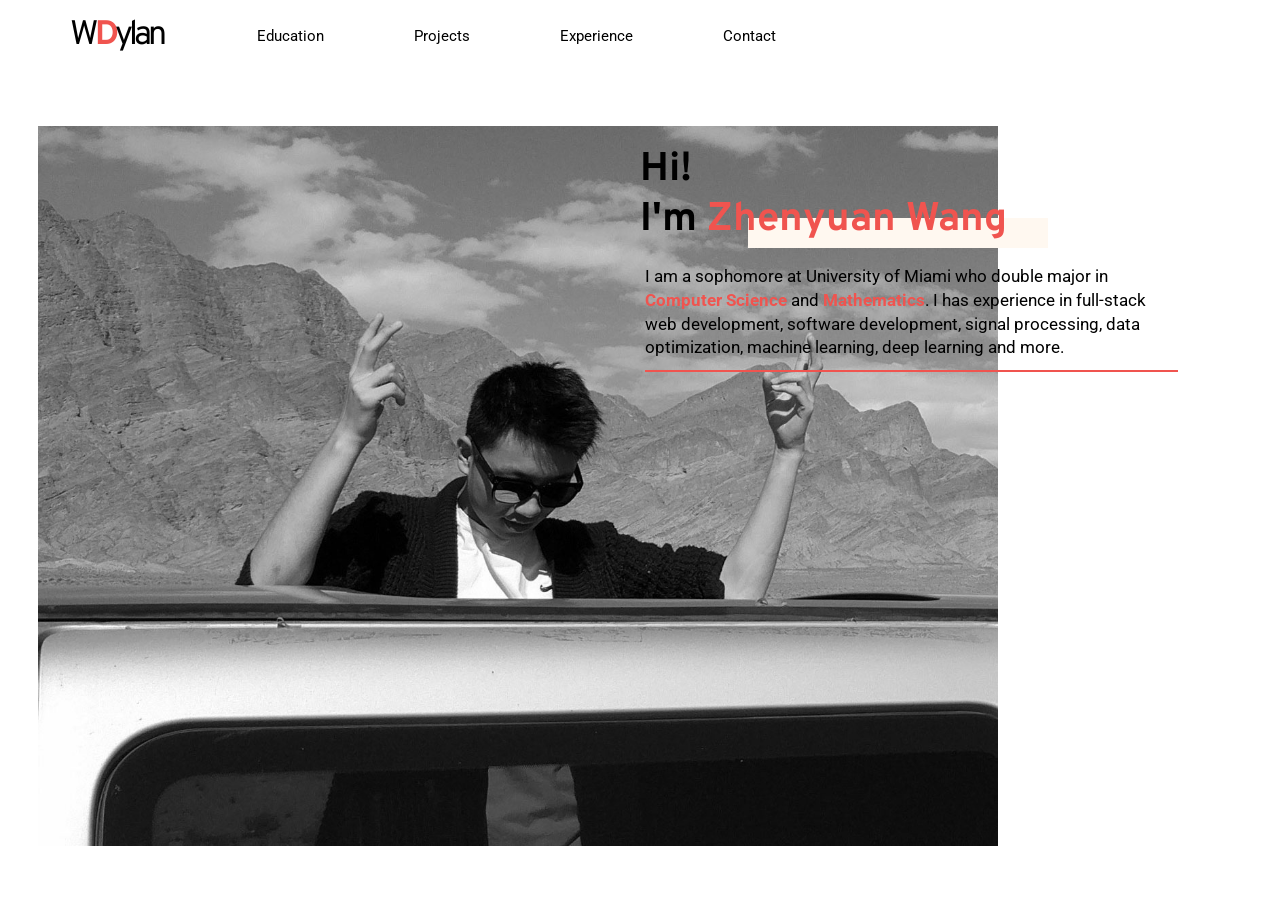
<file: index.html>
<!DOCTYPE html>
<html lang="en">
  <head>
    <meta charset="UTF-8" />
    <title>Zhenyuan Wang</title>
    <link rel="stylesheet" href="css/index.css"/>
    <link rel="shortcut icon" href="img/user.png"/>
  </head>

  <body>

    <header>
      <picture>
<!--         <source media="(min-width: 381px)" srcset='img/high_w3.jpg'/>
        <source media="(max-width: 380px)" srcset='img/high_w3tall.jpg'/> -->
        <img src='img/high_w3.jpg' alt="high-w img"/>
      </picture>

      <article>
        <div></div>
        <h1>
          <span>Hi!</span>
          I'm <strong>Zhenyuan Wang</strong>
        </h1>
        <p>I am a sophomore at University of Miami who double major in <strong>Computer Science</strong> and <strong>Mathematics</strong>. I has experience in full-stack web development, software development, signal processing, data optimization, machine learning, deep learning and more.</p>
      </article>
    </header>

    <nav id="desktop-nav">
      <a href="index.html"><p>W<strong>D</strong>ylan</p></a>
      <div id="nav-links">
        <a href="html/edu.html">Education</a>
        <a href="html/project.html">Projects</a>
        <a href="html/experience.html">Experience</a>
        <a href="html/contact.html">Contact</a>
      </div>
    </nav>

    <div id="Menu">
      <a><svg xmlns="http://www.w3.org/2000/svg" x="0px" y="0px" width="36" height="36" viewBox="0 0 172 172" style=" fill:#000000;"><g fill="none" fill-rule="nonzero" stroke="none" stroke-width="1" stroke-linecap="butt" stroke-linejoin="miter" stroke-miterlimit="10" stroke-dasharray="" stroke-dashoffset="0" font-family="none" font-weight="none" font-size="none" text-anchor="none" style="mix-blend-mode: normal"><path d="M0,172v-172h172v172z" fill="none"></path><g fill="#ffffff"><path d="M14.33333,78.83333h143.33333v14.33333h-143.33333zM14.33333,35.83333h143.33333v14.33333h-143.33333zM14.33333,121.83333h143.33333v14.33333h-143.33333z"></path></g></g></svg></a>
      <!-- <a href="https://icons8.com/icon/88616/menu">Menu icon by Icons8</a> -->
      <nav id="mobile-nav">
        <ul>
          <li><a href="html/edu.html">Education</a></li>
          <li><a href="html/project.html">Projects</a></li>
          <li><a href="html/experience.html">Experience</a></li>
          <li><a href="html/contact.html">Contact</a></li>
        </ul>
      </nav>
    </div>

    <div id="signature">
      Zhenyuan <strong>W</strong>ang
    </div>

    <script src="js/jquery-3.4.1.js"></script>
    <script src="js/main.js"></script>
  </body>
</html>
</file>
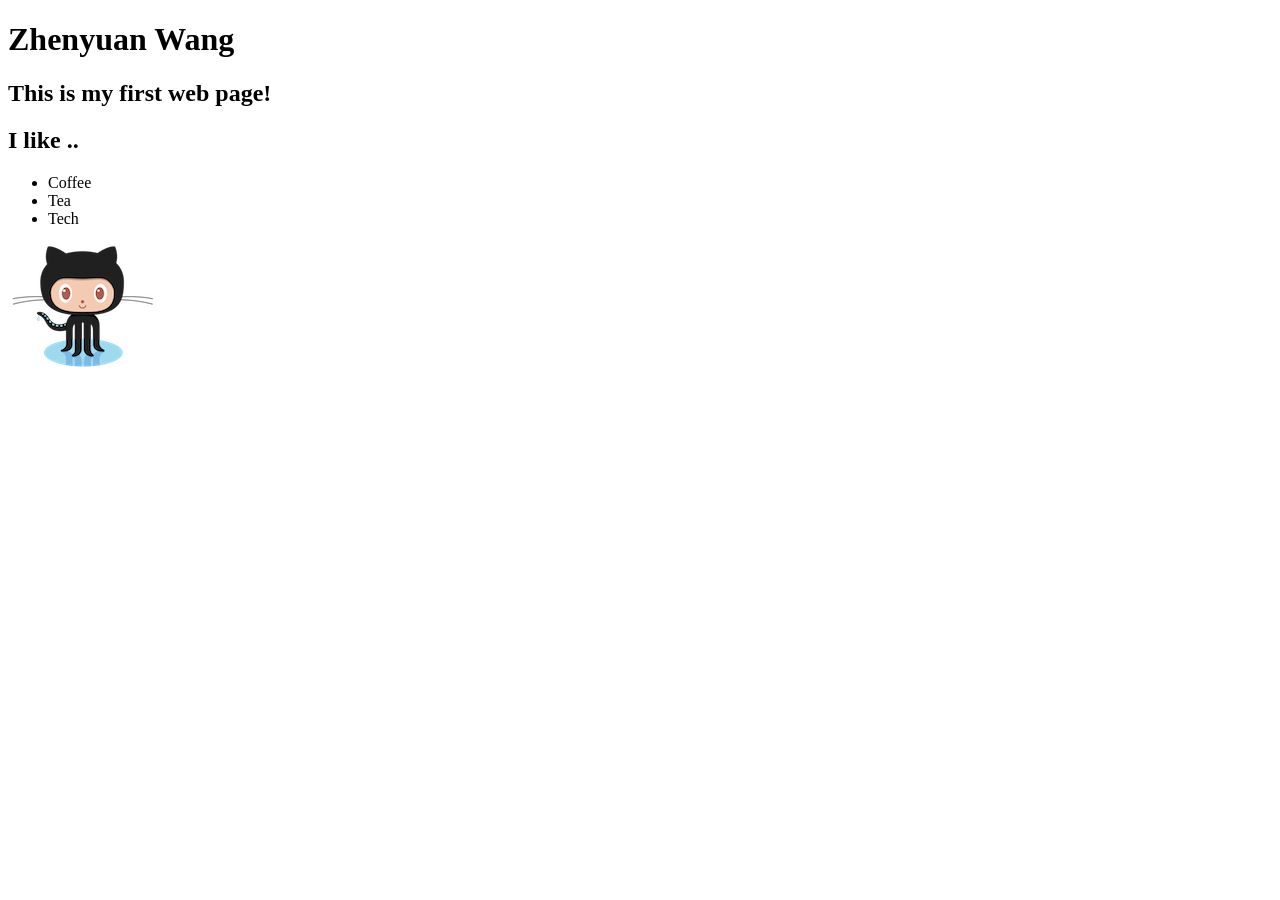
<file: firsthtml.html>
<!DOCTYPE html>
<html>
  <head>
    <meta charset="UTF-8" />
    <title>This is a title</title>
  </head>
  <body>
    <h1>
      Zhenyuan Wang
    </h1>
    <h2>
      This is my first web page!
    </h2>
    <h2> I like .. </h2>
    <ul>
      <li>
        Coffee
      </li>
      <li>
        Tea
      </li>
      <li>
        Tech
      </li>
    </ul>
    <img src="octocat.png" alt="Octocat, 2019">
  </body>
</html>
</file>
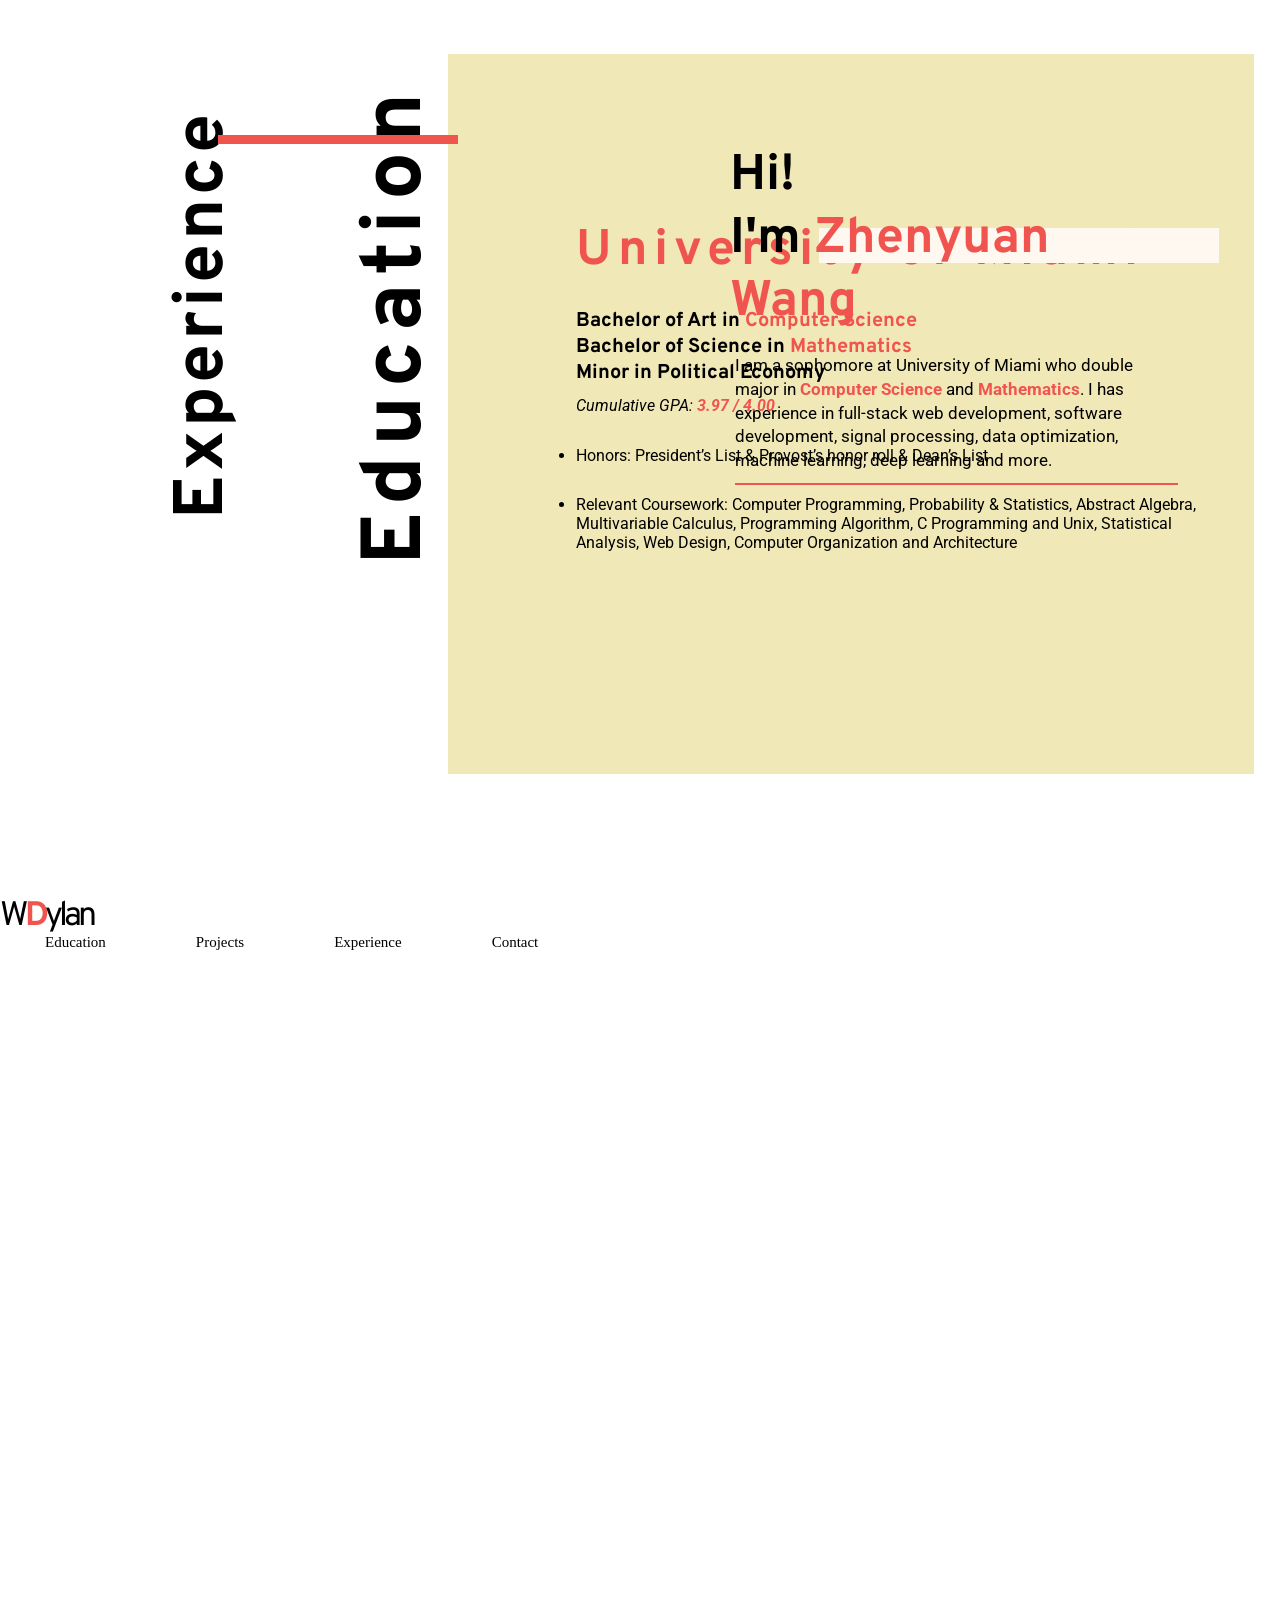
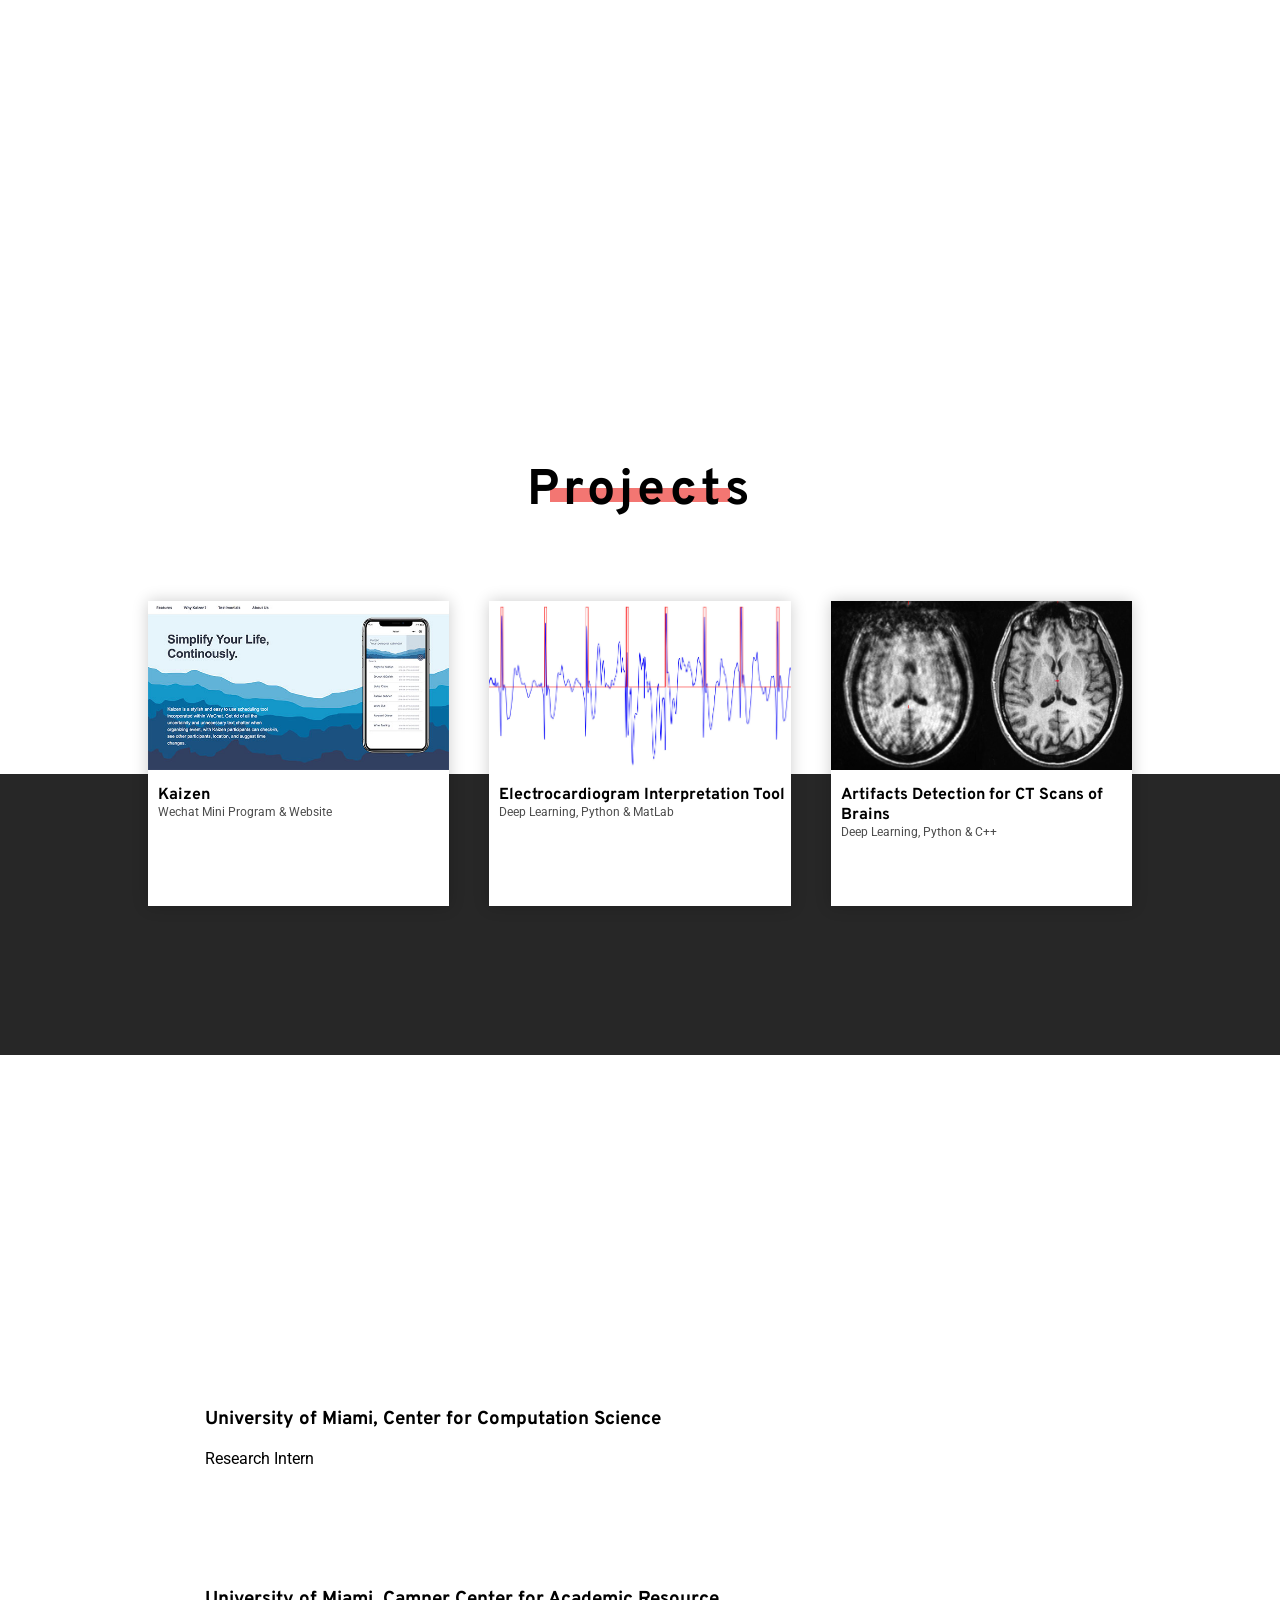
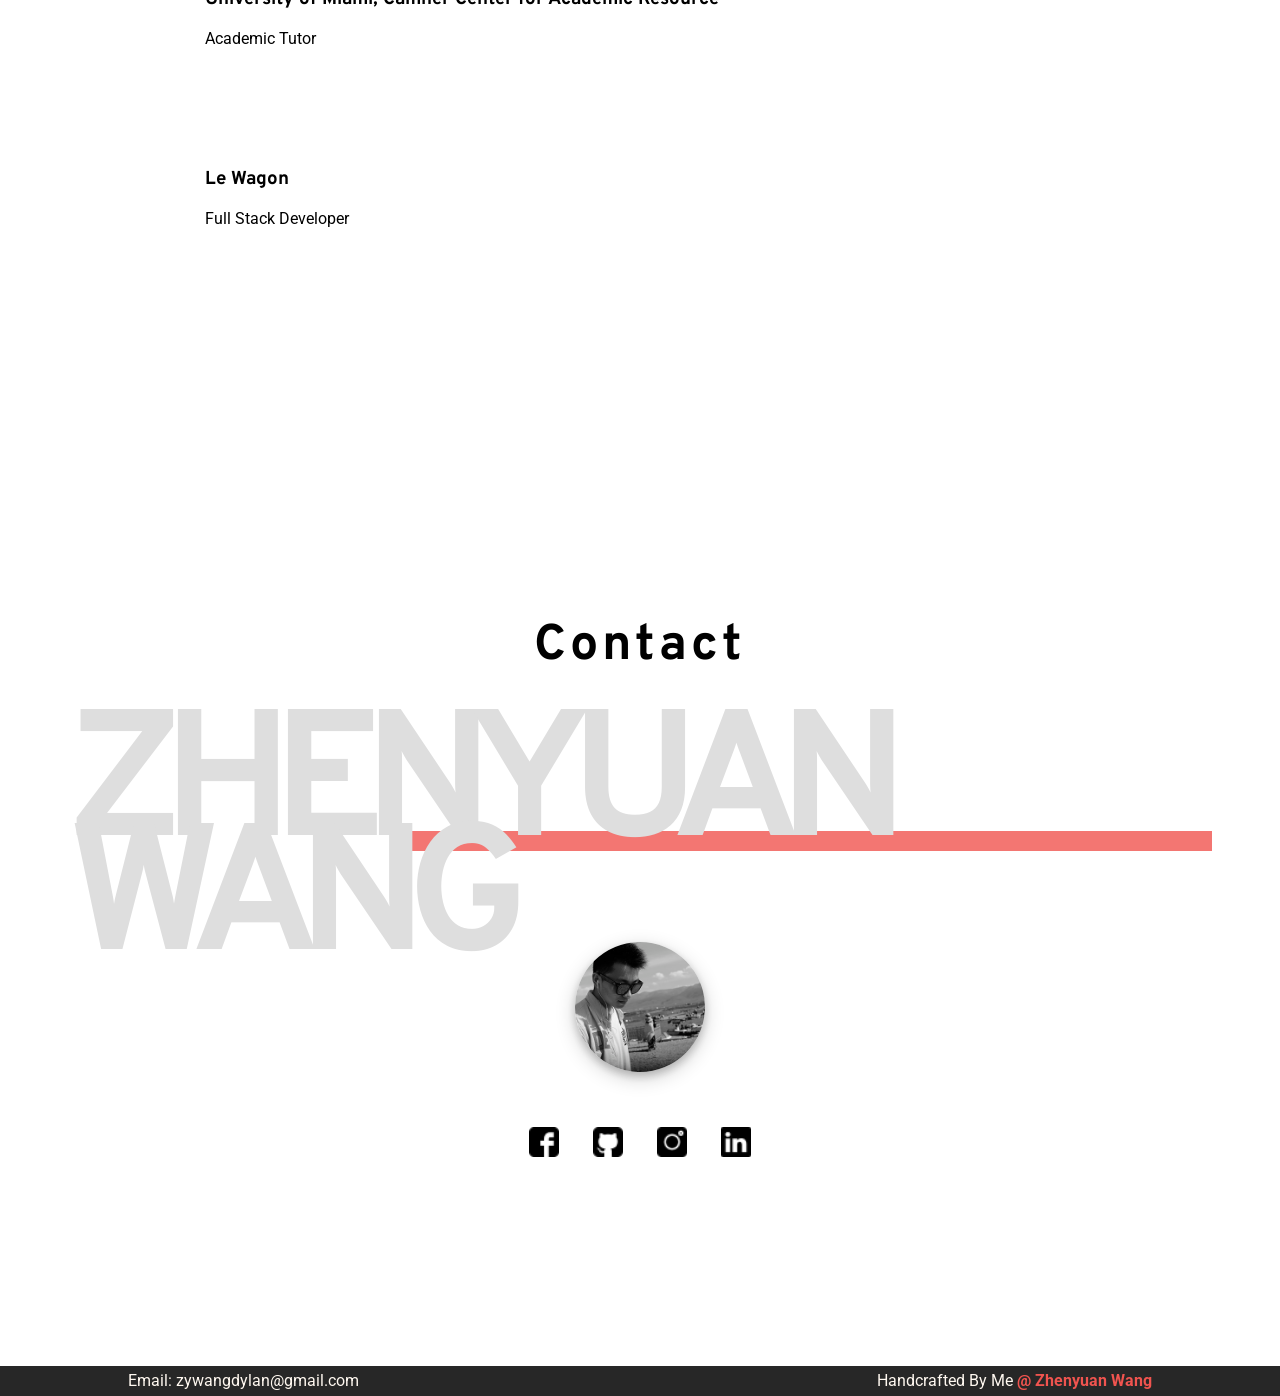
<file: resume.html>
<!DOCTYPE html>
<html lang="en">
  <head>
    <meta charset="UTF-8" />
    <title>Zhenyuan Resume</title>
    <link rel="stylesheet" href="css/style.css">
  </head>

  <body>

    <header>
      <article>
        <div></div>
        <h1>
          <span>Hi!</span>
          I'm <strong>Zhenyuan Wang</strong>
        </h1>
        <p>I am a sophomore at University of Miami who double major in <strong>Computer Science</strong> and <strong>Mathematics</strong>. I has experience in full-stack web development, software development, signal processing, data optimization, machine learning, deep learning and more.</p>
      </article>
    </header>

    <nav>
<!--       <div></div> -->
      <p>W<strong>D</strong>ylan</p>
      <container id="nav-links">
        <a href="#edu">Education</a>
        <a href="#project">Projects</a>
        <a href="#experience">Experience</a>
        <a href="#contact">Contact</a>
      </container>
    </nav>


    <main>
      <section id="edu">
        <!-- <img src="img/miami-skyline-adj.jpg" alt="miamiskyline" id="miami-img"> -->
        <article id="edu-title-section">
          <div id="edu-title-background"></div>
          <div id="edu-title-box-background"></div>
          <div class="h2_container">
            <h2>Education</h2>
          </div>
        </article>
        <!-- <img src="img/Zhenyuan-Dylan-Wang.jpg" alt="selfie" id="selfie"> -->
        <article id='edu-right-section'>
          <div id="edu-content-title-background"></div>
          <div id="edu-content-background"></div>
          <article id='edu-content'>
            <h3>University of Miami</h3>
            <h4>Bachelor of Art in <strong>Computer Science</strong></h4>
            <h4>Bachelor of Science in <strong>Mathematics</strong></h4>
            <h4>Minor in Political Economy</h4>
            <p>Cumulative GPA: <strong>3.97 / 4.00</strong></p>
            <ul>
              <li>Honors: President’s List & Provost’s honor roll & Dean’s List</li>
              <li>Relevant Coursework: Computer Programming, Probability & Statistics, Abstract Algebra, Multivariable Calculus, Programming Algorithm, C Programming and Unix, Statistical Analysis, Web Design, Computer Organization and Architecture</li>
            </ul>
          </article>
        </article>
        <!-- maybe a link to my resume file <a href=""></a>-->
      </section>

      <section id="project">
        <div class="h2_container">
          <h2>Projects</h2>
          <div id="project_h2_background"></div>
        </div>
        <div id=project_background></div>
        <!-- put all the projects info and link here -->
        <!-- each project info should be constructed as a card -->
        <article id="project_kaizen">
          <article class="project-cards">
            <img src="img/kaizen.jpg" alt="kaizen-img">
<!--           <p>Kaizen is Wechat Mini Program Project, which is trying to build a scheduling digital product within Wachat, one of the most largest multi-purpose social media in China.</p> -->
            <h3>Kaizen</h3>
            <p>Wechat Mini Program & Website</p>
          </article>
        </article>

        <article id="project_ecg">
          <article class="project-cards">
            <img src="img/R-peak-detect-2.jpg" alt="ecg-img">
            <h3>Electrocardiogram Interpretation Tool</h3>
            <p>Deep Learning, Python & MatLab</p>
          </article>
        </article>

        <article id="project_artifacts">
          <article class="project-cards">
            <img src="img/motion-artifact.jpg" alt="artifaces-img">
            <h3>Artifacts Detection for CT Scans of Brains</h3>
            <p>Deep Learning, Python & C++</p>
          </article>
        </article>
      </section>

      <section id="experience">
        <div class="h2_container">
          <h2>Experience</h2>
          <div id="exp_h2_background"></div>
        </div>
        <article id="um_research">
          <article class="experience_cards">
            <h3>University of Miami, Center for Computation Science</h3>
            <p>Research Intern</p>
            <a href="">More Info</a>
          </article>
        </article>
        <article id="um_tutor">
          <article class="experience_cards">
            <h3>University of Miami, Camner Center for Academic Resource</h3>
            <p>Academic Tutor </p>
            <a href="">More Info</a>
          </article>
        </article>
        <article id="le_fullstack">
          <article class="experience_cards">
            <h3>Le Wagon</h3>
            <p>Full Stack Developer </p>
            <a href="">More Info</a>
          </article>
        </article>
      </section>

      <section id="contact">
        <div class="h2_container">
          <h2>Contact</h2>
        </div>
        <article id="contact_card">
          <div id="contact_background"></div>
          <img src="img/Zhenyuan-Dylan-Wang.jpg" alt="selfie" id="selfie">
          <h1>ZHENYUAN <span>WANG<span></h1>
          <div id="icons">
            <a href="https://www.facebook.com/profile.php?id=100009595642215"><img src="img/facebook-logo.png" alt="facebook_link"></a>
<!--      Icons made by <a href="https://www.flaticon.com/authors/simpleicon" title="SimpleIcon">SimpleIcon</a> from <a href="https://www.flaticon.com/"             title="Flaticon">www.flaticon.com</a> -->
            <a href="https://github.com/zywangdylan"><img src="img/github-sign.png" alt="githublink"></a>
<!--       Icons made by <a href="https://www.flaticon.com/authors/dave-gandy" title="Dave Gandy">Dave Gandy</a> from <a href="https://www.flaticon.com/"             title="Flaticon">www.flaticon.com</a> -->
            <a href="https://www.instagram.com/zywangdylan/"><img src="img/instagram.png" alt="ins_link"></a>
<!--       Icons made by <a href="https://www.flaticon.com/authors/freepik" title="Freepik">Freepik</a> from <a href="https://www.flaticon.com/"             title="Flaticon">www.flaticon.com</a> -->
            <a href="https://www.linkedin.com/in/zhenyuan-wang-5782a2157/"><img src="img/linkedin-logo.png" alt="linkedin_link"></a>
<!--      Icons made by <a href="https://www.flaticon.com/authors/simpleicon" title="SimpleIcon">SimpleIcon</a> from <a href="https://www.flaticon.com/"             title="Flaticon">www.flaticon.com</a> -->
          </div>
        </article>
      </section>
    </main>

    <footer>
      <p id="email">Email:  zywangdylan@gmail.com</p>
      <p id="Handcrafted">Handcrafted By Me <strong>@ Zhenyuan Wang</strong></p>
    </footer>
  </body>
</html>
</file>
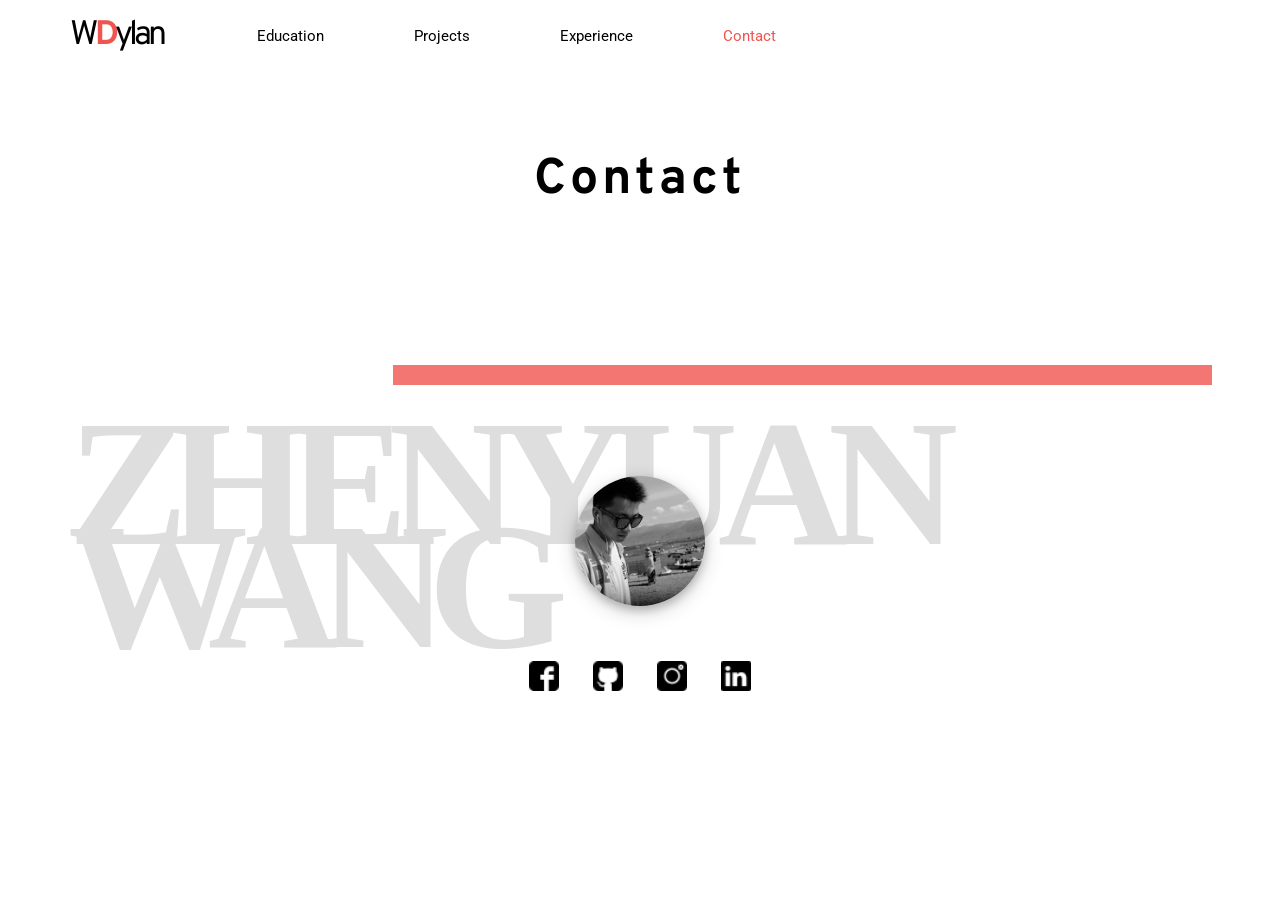
<file: html/contact.html>
<!DOCTYPE html>
<html lang="en">
  <head>
    <meta charset="UTF-8" />
    <title>Zhenyuan Resume Education</title>
    <link rel="stylesheet" href="../css/contact.css"/>
    <link rel="shortcut icon" href="../img/user.png"/>
  </head>
  <body>
    <main>
      <section id="contact">
        <div class="h2_container">
          <h2>Contact</h2>
        </div>
        <article id="contact_card">
          <div id="contact_background"></div>
          <img src="../img/Zhenyuan-Dylan-Wang.jpg" alt="selfie" id="selfie">
          <h1>ZHENYUAN <span>WANG</span></h1>
          <div id="icons">
            <a href="https://www.facebook.com/profile.php?id=100009595642215"><img src="../img/facebook-logo.png" alt="facebook_link"></a>
<!--      Icons made by <a href="https://www.flaticon.com/authors/simpleicon" title="SimpleIcon">SimpleIcon</a> from <a href="https://www.flaticon.com/"             title="Flaticon">www.flaticon.com</a> -->
            <a href="https://github.com/zywangdylan"><img src="../img/github-sign.png" alt="githublink"></a>
<!--       Icons made by <a href="https://www.flaticon.com/authors/dave-gandy" title="Dave Gandy">Dave Gandy</a> from <a href="https://www.flaticon.com/"             title="Flaticon">www.flaticon.com</a> -->
            <a href="https://www.instagram.com/zywangdylan/"><img src="../img/instagram.png" alt="ins_link"></a>
<!--       Icons made by <a href="https://www.flaticon.com/authors/freepik" title="Freepik">Freepik</a> from <a href="https://www.flaticon.com/"             title="Flaticon">www.flaticon.com</a> -->
            <a href="https://www.linkedin.com/in/zhenyuan-wang-5782a2157/"><img src="../img/linkedin-logo.png" alt="linkedin_link"></a>
<!--      Icons made by <a href="https://www.flaticon.com/authors/simpleicon" title="SimpleIcon">SimpleIcon</a> from <a href="https://www.flaticon.com/"             title="Flaticon">www.flaticon.com</a> -->
          </div>
        </article>
      </section>
    </main>

    <nav id="desktop-nav">
      <a href="../index.html"><p>W<strong>D</strong>ylan</p></a>
      <div id="nav-links">
        <a href="edu.html">Education</a>
        <a href="project.html">Projects</a>
        <a href="experience.html">Experience</a>
        <a href="">Contact</a>
      </div>
    </nav>

    <div id="Menu">
      <a><svg xmlns="http://www.w3.org/2000/svg" x="0px" y="0px" width="36" height="36" viewBox="0 0 172 172" style="fill:#000000;"><g fill="none" fill-rule="nonzero" stroke="none" stroke-width="1" stroke-linecap="butt" stroke-linejoin="miter" stroke-miterlimit="10" stroke-dasharray="" stroke-dashoffset="0" font-family="none" font-weight="none" font-size="none" text-anchor="none" style="mix-blend-mode: normal"><path d="M0,172v-172h172v172z" fill="none"></path><g fill="#ffffff"><path d="M14.33333,78.83333h143.33333v14.33333h-143.33333zM14.33333,35.83333h143.33333v14.33333h-143.33333zM14.33333,121.83333h143.33333v14.33333h-143.33333z"></path></g></g></svg></a>
      <!-- <a href="https://icons8.com/icon/88616/menu">Menu icon by Icons8</a> -->
      <nav id="mobile-nav">
        <ul>
          <li><a href="../index.html">Home</a></li>
          <li><a href="edu.html">Education</a></li>
          <li><a href="project.html">Projects</a></li>
          <li><a href="experience.html">Experience</a></li>
          <li><a href="">Contact</a></li>
        </ul>
      </nav>
    </div>

    <script src="../js/jquery-3.4.1.js"></script>
    <script src="../js/main.js"></script>

  </body>
</html>
</file>
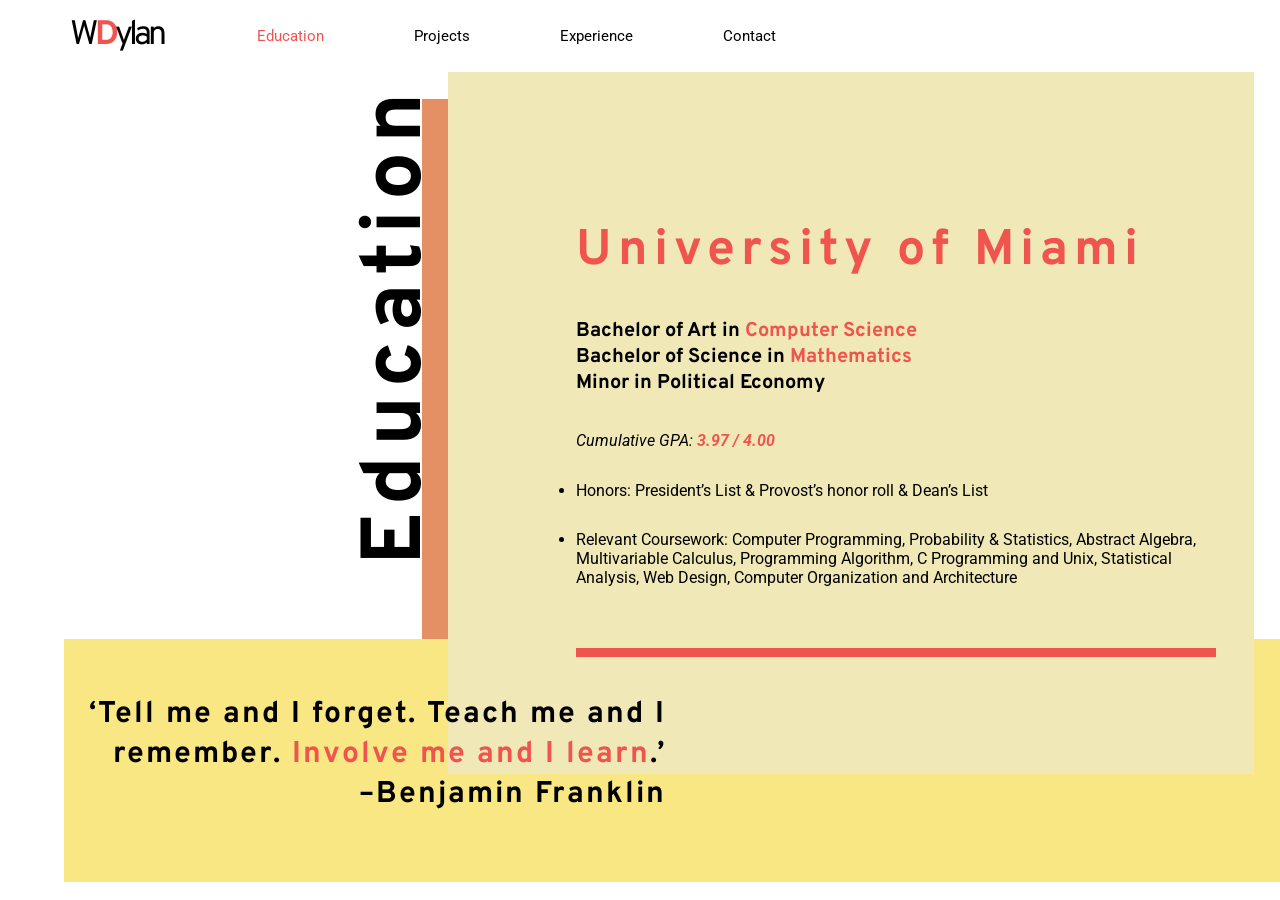
<file: html/edu.html>
<!DOCTYPE html>
<html lang="en">
  <head>
    <meta charset="UTF-8" />
    <title>Zhenyuan Resume Education</title>
    <link rel="stylesheet" href="../css/education.css"/>
    <link rel="shortcut icon" href="../img/user.png"/>
  </head>
  <body>
    <div id="edu-content-footer-background"></div>
    <div id="edu-content-background"></div>
    <div id="edu-content-background2"></div>
    <div id="edu-content-bottom-background"></div>
    <main id="edu">
      <!-- <img src="../img/miami-skyline-adj.jpg" alt="miamiskyline" id="miami-img"> -->
      <!-- <img src="../img/miamibeach2.jpg" alt="miamibeach" id=miami-img> -->
      <article id="edu-title-section">
        <div id="edu-title-box-background"></div>
        <h2>Education</h2>
      </article>
      <!-- <img src="img/Zhenyuan-Dylan-Wang.jpg" alt="selfie" id="selfie"> -->
      <article id="learn-quote">
        <h4>‘Tell me and I forget. Teach me and I remember. <strong>Involve me and I learn</strong>.’
            <span>–Benjamin Franklin</span>
        </h4>
      </article>

      <article id='edu-right-section'>
        <article id='edu-content'>
          <h3>University of Miami</h3>
          <article id="edu-h4-content">
              <h4>Bachelor of Art in <strong>Computer Science</strong></h4>
              <h4>Bachelor of Science in <strong>Mathematics</strong></h4>
              <h4>Minor in Political Economy</h4>
          </article>
          <p>Cumulative GPA: <strong>3.97 / 4.00</strong></p>
          <ul>
            <li>Honors: President’s List & Provost’s honor roll & Dean’s List</li>
            <li>Relevant Coursework: Computer Programming, Probability & Statistics, Abstract Algebra, Multivariable Calculus, Programming Algorithm, C Programming and Unix, Statistical Analysis, Web Design, Computer Organization and Architecture</li>
          </ul>
        </article>
      </main>
      <!-- maybe a link to my resume file <a href=""></a>-->
    <nav id="desktop-nav">
      <a href="../index.html"><p>W<strong>D</strong>ylan</p></a>
      <div id="nav-links">
        <a href="">Education</a>
        <a href="project.html">Projects</a>
        <a href="experience.html">Experience</a>
        <a href="contact.html">Contact</a>
      </div>
    </nav>

    <div id="Menu">
      <a><svg xmlns="http://www.w3.org/2000/svg" x="0px" y="0px" width="36" height="36" viewBox="0 0 172 172" style=" fill:#000000;"><g fill="none" fill-rule="nonzero" stroke="none" stroke-width="1" stroke-linecap="butt" stroke-linejoin="miter" stroke-miterlimit="10" stroke-dasharray="" stroke-dashoffset="0" font-family="none" font-weight="none" font-size="none" text-anchor="none" style="mix-blend-mode: normal"><path d="M0,172v-172h172v172z" fill="none"></path><g fill="#ffffff"><path d="M14.33333,78.83333h143.33333v14.33333h-143.33333zM14.33333,35.83333h143.33333v14.33333h-143.33333zM14.33333,121.83333h143.33333v14.33333h-143.33333z"></path></g></g></svg></a>
      <!-- <a href="https://icons8.com/icon/88616/menu">Menu icon by Icons8</a> -->
      <nav id="mobile-nav">
        <ul>
          <li><a href="../index.html">Home</a></li>
          <li><a href="">Education</a></li>
          <li><a href="project.html">Projects</a></li>
          <li><a href="experience.html">Experience</a></li>
          <li><a href="#experience">Contact</a></li>
        </ul>
      </nav>
    </div>

    <script src="../js/jquery-3.4.1.js"></script>
    <script src="../js/main.js"></script>

  </body>
</html>
</file>
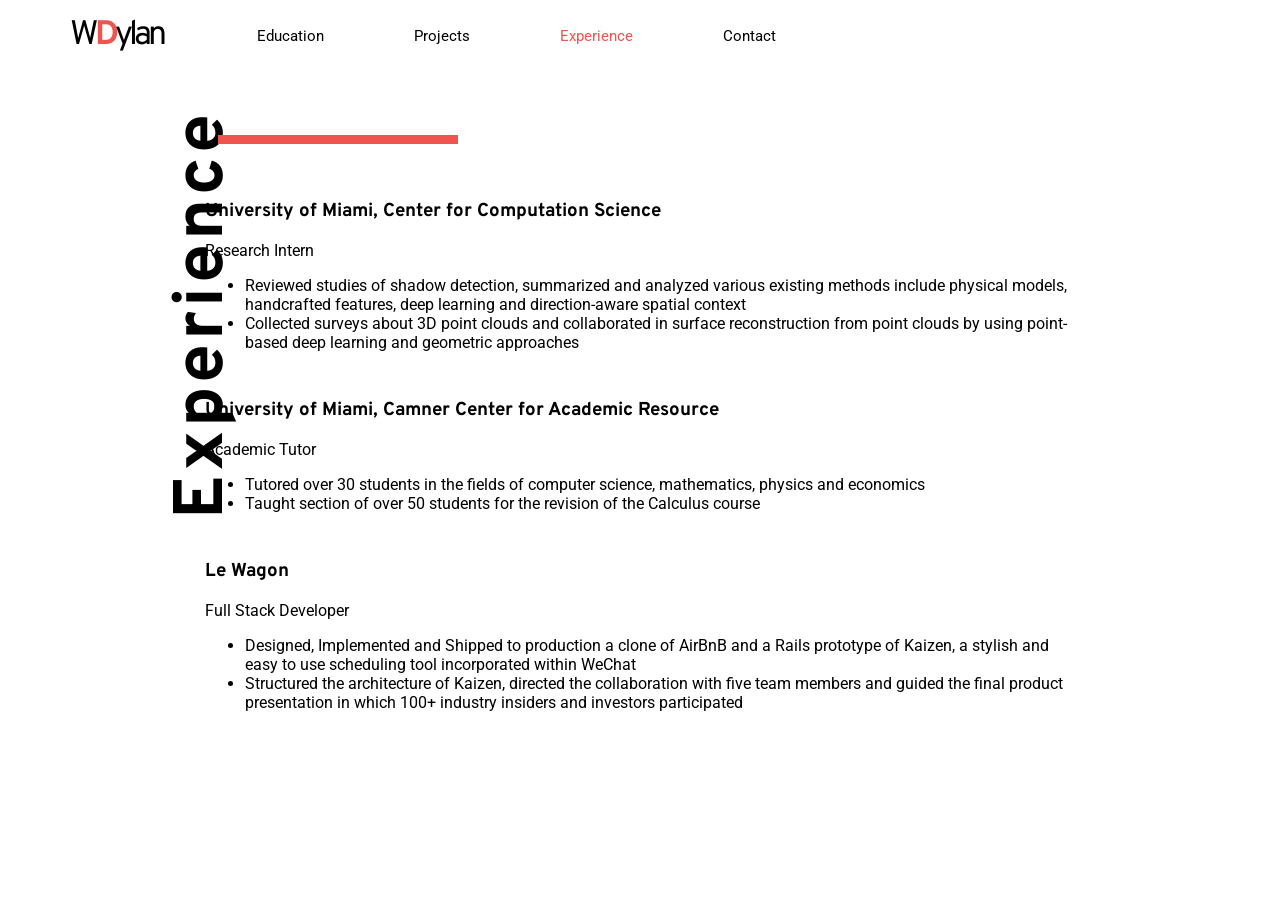
<file: html/experience.html>
<!DOCTYPE html>
<html lang="en">
  <head>
    <meta charset="UTF-8" />
    <title>Zhenyuan Resume Education</title>
    <link rel="stylesheet" href="../css/experience.css"/>
    <link rel="shortcut icon" href="../img/user.png"/>
  </head>
  <body>
    <main>
      <section id="experience">
        <div id="experience_title">
          <h2>Experience</h2>
          <div id="exp_h2_background"></div>
        </div>
        <article id="um_research">
          <article class="experience_cards">
            <h3>University of Miami, Center for Computation Science</h3>
            <p>Research Intern</p>
            <ul>
              <li>
                Reviewed studies of shadow detection, summarized and analyzed various existing methods include physical models,
  handcrafted features, deep learning and direction-aware spatial context
              </li>
              <li>
                Collected surveys about 3D point clouds and collaborated in surface reconstruction from point clouds by using
  point-based deep learning and geometric approaches
              </li>
            </ul>
          </article>
        </article>
        <article id="um_tutor">
          <article class="experience_cards">
            <h3>University of Miami, Camner Center for Academic Resource</h3>
            <p>Academic Tutor </p>
            <ul>
              <li>
                Tutored over 30 students in the fields of computer science, mathematics, physics and economics
              </li>
              <li>
                Taught section of over 50 students for the revision of the Calculus course
              </li>
            </ul>
          </article>
        </article>
        <article id="le_fullstack">
          <article class="experience_cards">
            <h3>Le Wagon</h3>
            <p>Full Stack Developer </p>
            <ul>
              <li>
                Designed, Implemented and Shipped to production a clone of AirBnB and a Rails prototype of Kaizen, a stylish and
  easy to use scheduling tool incorporated within WeChat
              </li>
              <li>
                Structured the architecture of Kaizen, directed the collaboration with five team members and guided the final product
  presentation in which 100+ industry insiders and investors participated
              </li>
            </ul>
          </article>
        </article>
      </section>
    </main>

    <nav id="desktop-nav">
      <a href="../index.html"><p>W<strong>D</strong>ylan</p></a>
      <div id="nav-links">
        <a href="edu.html">Education</a>
        <a href="project.html">Projects</a>
        <a href="">Experience</a>
        <a href="contact.html">Contact</a>
      </div>
    </nav>

    <div id="Menu">
      <a><svg xmlns="http://www.w3.org/2000/svg" x="0px" y="0px" width="36" height="36" viewBox="0 0 172 172" style="fill:#000000;"><g fill="none" fill-rule="nonzero" stroke="none" stroke-width="1" stroke-linecap="butt" stroke-linejoin="miter" stroke-miterlimit="10" stroke-dasharray="" stroke-dashoffset="0" font-family="none" font-weight="none" font-size="none" text-anchor="none" style="mix-blend-mode: normal"><path d="M0,172v-172h172v172z" fill="none"></path><g fill="#ffffff"><path d="M14.33333,78.83333h143.33333v14.33333h-143.33333zM14.33333,35.83333h143.33333v14.33333h-143.33333zM14.33333,121.83333h143.33333v14.33333h-143.33333z"></path></g></g></svg></a>
      <!-- <a href="https://icons8.com/icon/88616/menu">Menu icon by Icons8</a> -->
      <nav id="mobile-nav">
        <ul>
          <li><a href="../index.html">Home</a></li>
          <li><a href="edu.html">Education</a></li>
          <li><a href="project.html">Projects</a></li>
          <li><a href="">Experience</a></li>
          <li><a href="contact.html">Contact</a></li>
        </ul>
      </nav>
    </div>

    <script src="../js/jquery-3.4.1.js"></script>
    <script src="../js/main.js"></script>

  </body>
</html>
</file>
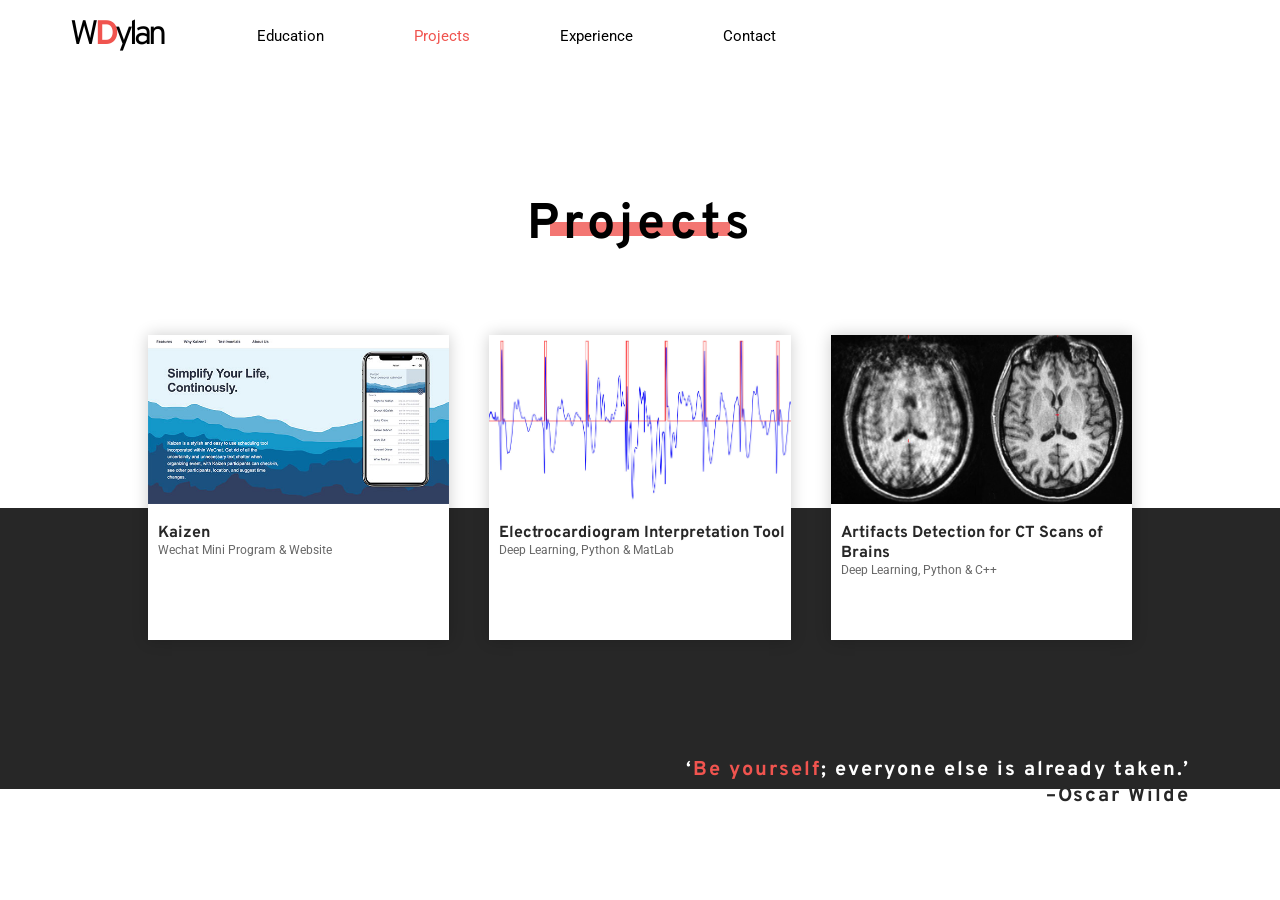
<file: html/project.html>
<!DOCTYPE html>
<html lang="en">
  <head>
    <meta charset="UTF-8" />
    <title>Zhenyuan Resume Education</title>
    <link rel="stylesheet" href="../css/project.css"/>
    <link rel="shortcut icon" href="../img/user.png"/>
  </head>
  <body>
    <main>
      <section id="project">
        <div class="h2_container">
          <h2>Projects</h2>
          <div id="project_h2_background"></div>
        </div>
        <div id=project_background></div>
        <!-- put all the projects info and link here -->
        <!-- each project info should be constructed as a card -->
        <a href="#popup1" class="project-cards" id="project_kaizen">
          <article>
            <img src="../img/kaizen.jpg" alt="kaizen-img">
<!--           <p>Kaizen is Wechat Mini Program Project, which is trying to build a scheduling digital product within Wachat, one of the most largest multi-purpose social media in China.</p> -->
            <h3>Kaizen</h3>
            <p>Wechat Mini Program & Website</p>
          </article>
        </a>

        <article id="popup1" class="overlay">
          <div class="popup">
            <div class="popup-back"></div>
            <h2>Kaizen</h2>
            <h3>Wechat Mini Program & Website</h3>
            <a class="close" href="">&times;</a>
            <article class="content">
              <p>Kaizen is Wechat Mini Program, which is trying to build a scheduling digital product within Wechat, one of the largest mult-purpose social media in China.</p>
            </article>
          </div>
        </article>

        <a href="#popup2" id="project_ecg" class="project-cards">
          <article>
            <article>
              <img src="../img/R-peak-detect-2.jpg" alt="ecg-img">
              <h3>Electrocardiogram Interpretation Tool</h3>
              <p>Deep Learning, Python & MatLab</p>
            </article>
          </article>
        </a>

        <article id="popup2" class="overlay">
          <div class="popup">
            <div class="popup-back"></div>
            <h2>Electrocardiogram Interpretation Tool</h2>
            <h3>Deep Learning, Python & MatLab</h3>
            <a class="close" href="">&times;</a>
            <article class="content">
              <p>This is a program aims to develop a cardiologist-level elecyrocardiogram interpretation tool using deep neural network through Dataset Acquistion and Optimation, Signal Preprocessing, Model Training and Performance evaluation.</p>
            </article>
          </div>
        </article>

        <a href="#popup3" id="project_artifacts" class="project-cards">
          <article>
            <img src="../img/motion-artifact.jpg" alt="artifaces-img">
            <h3>Artifacts Detection for CT Scans of Brains</h3>
            <p>Deep Learning, Python & C++</p>
          </article>
        </a>

        <article id="popup3" class="overlay">
          <div class="popup">
            <div class="popup-back"></div>
            <h2>Artifacts Detection for CT Scans of Brains</h2>
            <h3>Deep Learning, Python & C++</h3>
            <a class="close" href="">&times;</a>
            <article class="content">
              <p>This program is able to automatically detect the occurrance of artifacts so as to minimize the time needed for CT Scan Evaulation Process for doctors and increase the efficiency.</p>
            </article>
          </div>
        </article>
      </section>

      <article id="project-quote">
        <h4>‘<strong>Be yourself</strong>; everyone else is already taken.’
            <span>–Oscar Wilde</span>
        </h4>
      </article>
    </main>



    <nav id="desktop-nav">
      <a href="../index.html"><p>W<strong>D</strong>ylan</p></a>
      <div id="nav-links">
        <a href="edu.html">Education</a>
        <a href="">Projects</a>
        <a href="experience.html">Experience</a>
        <a href="contact.html">Contact</a>
      </div>
    </nav>

    <div id="Menu">
      <a><svg xmlns="http://www.w3.org/2000/svg" x="0px" y="0px" width="36" height="36" viewBox="0 0 172 172" style=" fill:#000000;"><g fill="none" fill-rule="nonzero" stroke="none" stroke-width="1" stroke-linecap="butt" stroke-linejoin="miter" stroke-miterlimit="10" stroke-dasharray="" stroke-dashoffset="0" font-family="none" font-weight="none" font-size="none" text-anchor="none" style="mix-blend-mode: normal"><path d="M0,172v-172h172v172z" fill="none"></path><g fill="#ffffff"><path d="M14.33333,78.83333h143.33333v14.33333h-143.33333zM14.33333,35.83333h143.33333v14.33333h-143.33333zM14.33333,121.83333h143.33333v14.33333h-143.33333z"></path></g></g></svg></a>
      <!-- <a href="https://icons8.com/icon/88616/menu">Menu icon by Icons8</a> -->
      <nav id="mobile-nav">
        <ul>
          <li><a href="../index.html">Home</a></li>
          <li><a href="edu.html">Education</a></li>
          <li><a href="">Projects</a></li>
          <li><a href="experience.html">Experience</a></li>
          <li><a href="contact.html">Contact</a></li>
        </ul>
      </nav>
    </div>

    <script src="../js/jquery-3.4.1.js"></script>
    <script src="../js/main.js"></script>

  </body>
</html>
</file>
<file: css/index.css>
@import "navbar.css";
@import "navbarm.css";
@import "header.css";
@import "headerm.css";
@import "main.css";
@import url('https://fonts.googleapis.com/css?family=Rock+Salt&display=swap');

#signature {
  font-family: 'Rock Salt', cursive;
  font-size: 70px;
  padding: 0 !important;
  position: fixed;
  bottom: 8%;
  right: 14%;
  transform: rotate(-10deg);
}
</file>
<file: css/style.css>
@import url('https://fonts.googleapis.com/css?family=Overpass:700|Roboto|Satisfy&display=swap');
@import "navbar.css";
@import "header.css";
@import "education.css";
@import "project.css";
@import "experience.css";
/*Experience.css Contents of expeience will be included later*/
@import "contact.css";
@import "footer.css";
/*
pink: #D81E5B;
blue: #66C3FF;
MILK-green:#CCD7C5;
WHITE: #FFF8F0;
Black:#272727;
red:#F0544F;
GREY: #dedede;
c10000
*/

body, html{
  height:100%;
  margin:0;
  scroll-behavior: smooth;
}

strong{
  color:#F0544F;
}

p{
  font-family: 'Roboto', sans-serif;
}

h2{
  font-family: 'Overpass', sans-serif;
  font-size: 50px;
  letter-spacing: 4px;
  margin: 0;
}

h3{
  font-family: 'Overpass', sans-serif;
}

h4{
  font-family: 'Overpass', sans-serif;
}

li{
  font-family: 'Roboto', sans-serif;
}

.h2_container{
  display: flex;
  justify-content: center;
  align-items: center;
  margin: 15px 0;
}
</file>
<file: css/contact.css>
@import "main.css";
@import "navbar.css";
@import "navbarm.css";
@import "contactm.css";

#selfie {
  border-radius: 50%;
  box-shadow: 0 4px 8px 0 rgba(0, 0, 0, 0.2), 0 6px 20px 0 rgba(0, 0, 0, 0.19);
  width: 130px;
  height: 130px;
  margin-bottom: 55px;
}

#contact{
  display: grid;
  grid-template-rows: 10% 20% auto;
  grid-template-columns: 10% auto 10%;
  height: 100vh;
}

#contact .h2_container{
  grid-column: 2 / span 1;
  grid-row: 2 / span 1;
}

#contact_card{
  grid-column: 2 / span 1;
  grid-row: 3 / span 1;
  display: flex;
  flex-direction: column;
  justify-content: center;
  align-items: center;
  position: relative;
/*  border-right: 2px solid #dedede;
  border-left: 2px solid #dedede;
  border-bottom: 2px solid #dedede;*/
}

#icons a{
  width: 48px;
  height: 48px;
  margin: 0 15px;
}

#icons a img{
  width: 30px;
  height: 30px;
}

#contact_background{
  position: absolute;
  top: 15%;
  right: -60px;
  width: 80%;
  height: 20px;
  background-color: #F0544F;
  opacity: 0.8;
/*  border-right: 150px solid #F0544F;
  border-top:  150px solid transparent;
  border-bottom: 150px solid transparent;;*/
  z-index: -1;
}

#contact_card h1{
  position: absolute;
  top: -70px;
  left: -60px;
  z-index: -1;
  letter-spacing: -20px;
  font-size: 180px;
  color:#dedede;
}

#contact_card h1 span {
  display: block;
  line-height: 0px;
}
</file>
<file: css/education.css>
@import "main.css";
@import "navbar.css";
@import "navbarm.css";
@import "educationm.css";

/*.h2_container{
  display: flex;
  position: fixed;
  justify-content: center;
  align-items: center;
  margin: 15px 0;
  left: 65%;
  top: 30%;
}*/

#edu {
  height: 100vh;
}


#edu h2{
  font-size: 85px;
  letter-spacing: 10px;
  transform: rotate(-90deg);
  position: fixed;
  right: 50%;
  top: 30%;
}

#edu-content{
  position: fixed;
  top: 20%;
  width: 50%;
  right: 5%;
/*  color: white;*/
}

#edu-content h3{
  margin: 40px 0 25px 0;
  font-size: 50px;
  color: #F0544F;
  letter-spacing: 6px;
}

#edu-h4-content{
  margin: 35px 0;
}

#edu-content-footer-background{
  position: fixed;
  bottom: 2%;
  height: 27%;
  width: 95%;
  left: 5%;
  background-color:  #F9E784;
  z-index:-2;
}

#edu-content-bottom-background{
  position: fixed;
  bottom: 27%;
  height: 1%;
  width: 50%;
  right: 5%;
  background-color:  #F0544F;
}

#edu-content-background {
  position: fixed;
/*  opacity: 0.8;*/
  height: 80%;
  width: 63%;
  background-color: #F1E8B8;
  margin: 0;
  top: 6%;
  right: 2%;
  z-index:-1;

}

#edu-content-background2 {
  position: fixed;
  height: 83%;
  width: 65%;
  background-color: #E58F65;
  margin: 0;
  top: 11%;
  right: 2%;
  z-index: -3;
}

#edu-content h4{
  font-size: 20px;
  margin:0;
}

#edu-content p{
  margin: 10px 0;
  font-style: italic;
}

#edu-content ul{
  padding: 0;
}

#edu-content li{
  padding: 15px 0;
}

#learn-quote{
  display: flex;
  position: fixed;
  text-align: right;
  bottom: 5%;
  left: 2%;
  font-size: 30px;
  width: 50%;
  letter-spacing: 2px;
  line-height: 40px;
}

#learn-quote h4 span{
  display: block;
}
</file>
<file: css/experience.css>
@import "main.css";
@import "navbar.css";
@import "navbarm.css";
@import "experiencem.css";

#experience {
  display: grid;
  grid-template-rows: 10% 10% 1fr 1fr 1fr 1fr;
  grid-template-columns: 10% auto 10%;
  height: 100vh;
}

#experience h2{
  position: fixed;
  font-size: 70px;
  left: 0%;
  top: 30%;
  transform: rotate(-90deg);
}

#exp_h2_background {
  height: 1%;
  width: 240px;
  background-color: #F0544F;
  position: fixed;
  top: 15%;
  left: 17%;
  z-index: 1;
}

.experience_cards{
  position: relative;
  align-items: center;
  margin: auto ;
  width: 85%;
}

.experience_cards a{
  position: absolute;
  text-decoration: none;
  font-family: 'Overpass', sans-serif;
  top: 30px;
  right: 30px;
  color: #FFF8F0;
  padding: 5px 10px;
  background-color:#F0544F;
  border-radius: 7px;
  text-transform: uppercase;
  opacity: 0;
}

.experience_cards:hover a{
  transition: all 0.25s ease-in;
  opacity: 1;
}

#um_research{
  display: flex;
  grid-column: 2 / span 1;
  grid-row: 3 / span 1;
  align-items: center;
}

#um_tutor{
  display: flex;
  grid-column: 2 / span 1;
  grid-row: 4 / span 1;
  align-items: center;
}

#le_fullstack{
  display: flex;
  grid-column:2 / span 1;
  grid-row: 5 / span 1;
  align-items: center;
}

.experience_cards:hover h3{
  transition: all 0.25s ease-in;
  color: #F0544F;
}
</file>
<file: css/project.css>
@import "main.css";
@import "navbar.css";
@import "navbarm.css";
@import "projectm.css";

#project{
  display: grid;
  height: 100vh ;
  grid-template-columns: 10% 26.67% 26.67% 26.67% 10%;
  grid-template-rows: 15% 20% auto;
}

#project img{
  width: 100%;
  height: auto;
}

#project h3{
  font-size: 16px;
  margin: 15px 0 0 10px;
}

#project p{
  font-size: 12px;
  margin: 0 0 15px 10px;
  opacity: 0.7;
}

#project a{
  text-decoration: none;
  color: #272727;
}

#project a:visited{
  color: #272727;
}

#project_background{
  grid-row: 3 / span 1;
  grid-column: 1 / span 5;
  background-color: #272727;
  height: 48%;
  width: 100%;
  position: relative;
  z-index: -1;
  top: 33%;
}

#project .h2_container {
  grid-column:2 / span 3;
  grid-row:2 / span 1;
/*  margin: 40px 0 20px 0;*/
  position: relative;
}

#project_h2_background{
  height: 14px;
  width: 180px;
  background-color: #F0544F;
  position: absolute;
  top: 48%;
  z-index: -1;
  opacity: 0.8;
/*  top:2px;*/
}

#project_kaizen{
  grid-column: 2 / span 1;
  grid-row: 3 / span 1;
}

.project-cards {
  display: flex;
  flex-direction: column;
  box-shadow: 0 0 15px rgba(0,0,0,0.2);
  margin: 20px 20px 0 20px;
  height: 300px;
  background-color: white;
  transition: all 0.25s ease-in;
  border-bottom: 5px solid transparent;
  position: relative;
}

/*.overlay{
  position: absolute;
}*/

.project-cards:hover{
  /*background-color: rgba(37,37,37,0.6);*/
  transform: translateY(-5px);
  border-bottom: 5px solid #F0544F;
}

#project_ecg{
  grid-column: 3 / span 1;
  grid-row: 3 / span 1;
}

#project_ecg img{
  width: 100%;
  height: auto;
}

#project_artifacts {
  grid-column: 4 / span 1;
  grid-row: 3 / span 1;
}

/* pop up window */

.button {
  font-size: 1em;
  padding: 10px;
  color: #fff;
  border: 2px solid #06D85F;
  border-radius: 20px/50px;
  text-decoration: none;
  cursor: pointer;
  transition: all 0.3s ease-out;
}

.button:hover {
  background: #06D85F;
}

.overlay {
  position: fixed;
  top: 0;
  bottom: 0;
  left: 0;
  right: 0;
  background: rgba(0, 0, 0, 0.7);
  transition: opacity 500ms;
  visibility: hidden;
  opacity: 0;
  z-index: 2;
}

.overlay:target {
  visibility: visible;
  opacity: 1;
}

.popup {
  position: fixed;
  margin: 70px auto;
  padding: 20px;
  background: #fff;
  border-radius: 5px;
  width: 30%;
  position: relative;
  transition: all 5s ease-in-out;
  height: 30%;
  min-height: 325px;
  top: 20%;
  z-index: 5;
}

.popup h2 {
  margin: 0 0 0 10px;
  color: #272727;
}

.popup h3{
  position: absolute;
  font-size: 25px;
  top: 20%;
  color: #dedede;
  margin: 0 0 0 10px;
}

.popup-back{
  position: absolute;
  background-color: #F0544F;
  width: 33%;
  height: 5px;
  bottom: 20%;
  left: 33%;
  z-index: -1;
}

.popup .close {
  position: absolute;
  top: 20px;
  right: 30px;
  transition: all 200ms;
  font-size: 30px;
  font-weight: bold;
  text-decoration: none;
  color: #333;
}

.popup .close:hover {
  color: #06D85F;
}

.popup .content {
  position: relative;
  max-height: 70%;
  overflow: auto;
  margin: 0px 30px;
  top: 20%;
  line-height: 25px;
}

#project-quote{
  display: flex;
  position: fixed;
  text-align: right;
  bottom: 7.2%;
  right: 7%;
  font-size: 30px;
  letter-spacing: 2px;
  color: white;
  font-size: 20px;
}

#project-quote h4 span{
  color:#272727;
  display: block;
}

#popup2 h2{
  font-size: 28px;
}

#popup2 h3{
  top: 23%;
}

#popup2 .popup-back{
  bottom: 15%;
}

#popup3 h2{
  font-size: 28px;
}

#popup3 h3{
  top: 23%;
}

#popup3 .popup-back{
  bottom: 15%;
}
</file>
